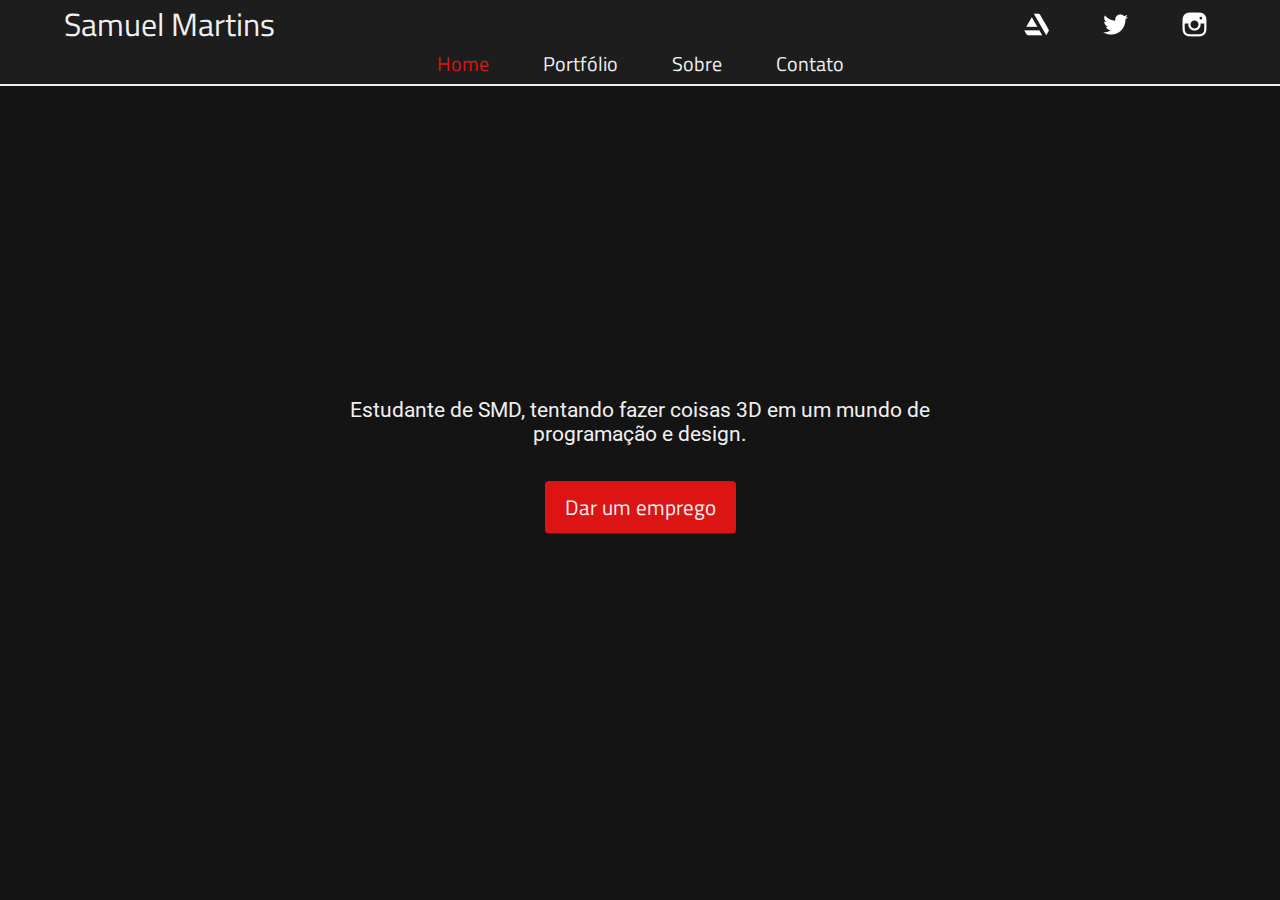
<file: index.html>
<!DOCTYPE html>
<html lang="pt-br">

<head>
	<title>Samuel Martins</title>
	<meta charset="utf-8">
	<link rel="stylesheet" type="text/css" href="estilo.css">
	<script src="javascript.js"></script>

	<link href="https://fonts.googleapis.com/css?family=Titillium+Web" rel="stylesheet">
	<link href="https://fonts.googleapis.com/css?family=Roboto" rel="stylesheet">
</head>


<body>	
	<header>
			<nav class="logo">
				Samuel Martins
			</nav>

			<div class="menus">
				<ul>
					<li><a  id="pagina-atual" href="index.html">Home</a></li>
					<li><a  href="portfolio.html">Portfólio</a></li>
					<li><a  href="about.html">Sobre</a></li>
					<li><a  href="contact.html">Contato</a></li>
				</ul>
			</div>

			<div class="icones">
				<ul>
					<li><a  href="https://www.artstation.com/samuelmartins"><img onmouseover = "mudarIcone1(IconeArtstation)" onmouseout= "mudarIcone2(IconeArtstation)" id="IconeArtstation" src="images/artstationlogo.png" alt="ArtStation"></a></li>
					<li><a  href="https://twitter.com/SamOMartins"><img onmouseover = "mudarIcone1(IconeTwitter)" onmouseout= "mudarIcone2(IconeTwitter)" id="IconeTwitter" src="images/twitterlogo.png" alt="Twitter"></a></li>	
					<li><a  href="https://www.instagram.com/samomartins/"><img onmouseover = "mudarIcone1(IconeInstagram)" onmouseout= "mudarIcone2(IconeInstagram)" id="IconeInstagram"  src="images/instagramlogo.png" alt="instagram"></a></li>
				</ul>	
			</div>

	</header>


	<main>
		<div class="pagina-home">
			<p>Estudante de SMD, tentando fazer coisas 3D em um mundo de programação e design.</p>
		<br/>
			<a href="contact.html">Dar um emprego</a>
		</div>
	</main>

</body>
</html>
</file>
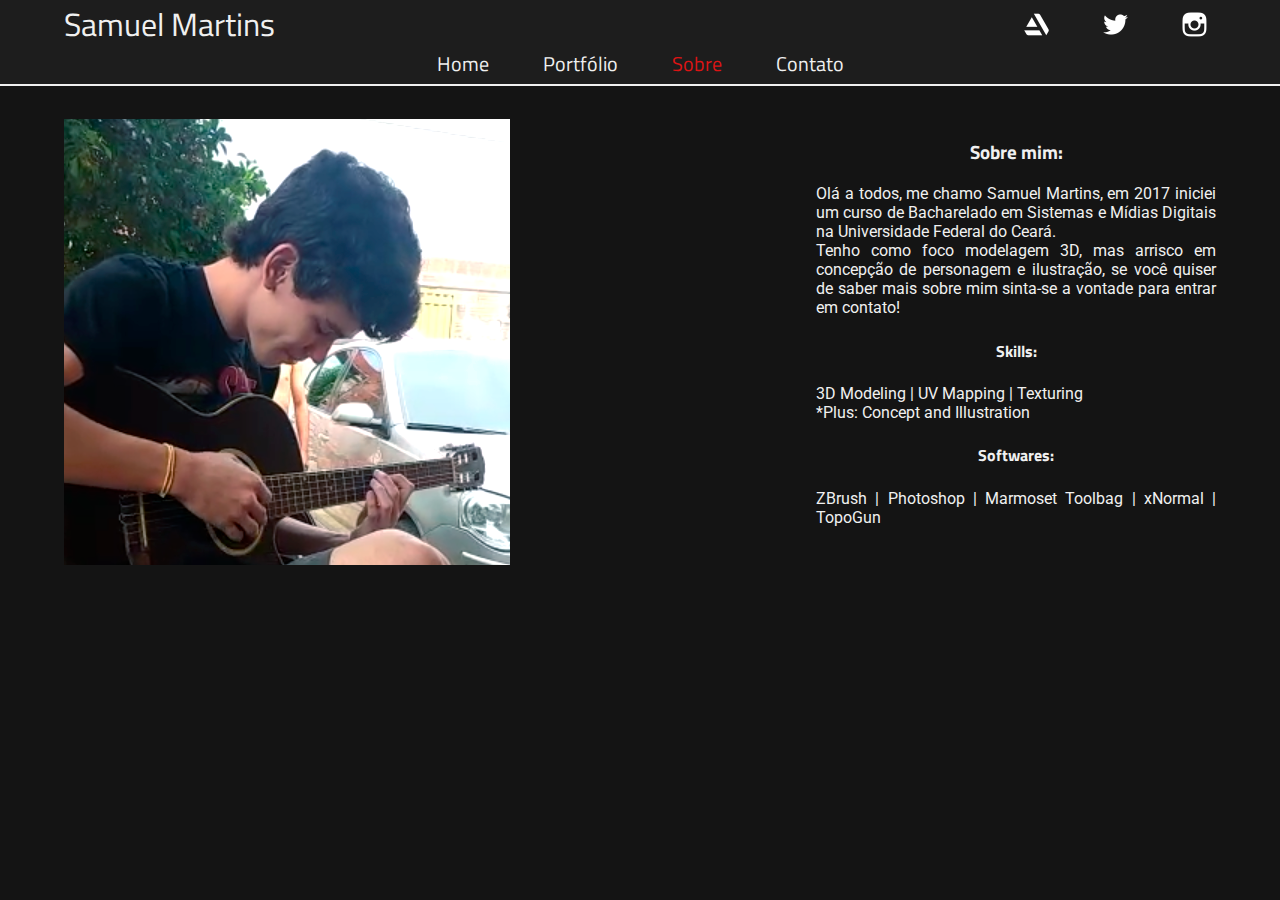
<file: about.html>
<!DOCTYPE html>
<html lang="pt-br">

<head>
	<title>Samuel Martins</title>
	<meta charset="utf-8">
	<link rel="stylesheet" type="text/css" href="estilo.css">
	<script src="javascript.js"></script>

	<link href="https://fonts.googleapis.com/css?family=Titillium+Web" rel="stylesheet">
	<link href="https://fonts.googleapis.com/css?family=Roboto" rel="stylesheet">
</head>


<body>	
	<header>
			<nav class="logo">
				Samuel Martins
			</nav>

			<div class="menus">
				<ul>
					<li><a  href="index.html">Home</a></li>
					<li><a  href="portfolio.html">Portfólio</a></li>
					<li><a  id="pagina-atual" href="about.html">Sobre</a></li>
					<li><a  href="contact.html">Contato</a></li>
				</ul>
			</div>

			<div class="icones">
				<ul>
					<li><a  href="https://www.artstation.com/samuelmartins"><img onmouseover = "mudarIcone1(IconeArtstation)" onmouseout= "mudarIcone2(IconeArtstation)" id="IconeArtstation" src="images/artstationlogo.png" alt="ArtStation"></a></li>
					<li><a  href="https://twitter.com/SamOMartins"><img onmouseover = "mudarIcone1(IconeTwitter)" onmouseout= "mudarIcone2(IconeTwitter)" id="IconeTwitter" src="images/twitterlogo.png" alt="Twitter"></a></li>	
					<li><a  href="https://www.instagram.com/samomartins/"><img onmouseover = "mudarIcone1(IconeInstagram)" onmouseout= "mudarIcone2(IconeInstagram)" id="IconeInstagram"  src="images/instagramlogo.png" alt="instagram"></a></li>
				</ul>	
			</div>

	</header>

	<main>		
		<div class="flex-container">

			<div class="flex-item-sobre">
			  <img src="images/imagesobre.png" alt="Sobre" class="flex-image3">
			</div>

			<div class="flex-item-sobre">
				<h3>Sobre mim:</h3>
				<p>Olá a todos, me chamo Samuel Martins, em 2017 iniciei um curso de Bacharelado em Sistemas e Mídias Digitais na Universidade Federal do Ceará.<br>
				Tenho como foco modelagem 3D, mas arrisco em concepção de personagem e ilustração, se você quiser de saber mais sobre mim sinta-se a vontade para entrar em contato!</p>

				<h4>Skills:</h4>
				<p>3D Modeling | UV Mapping | Texturing<br>
				*Plus: Concept and Illustration</p>

				<h4>Softwares:</h4>
				<p>ZBrush | Photoshop | Marmoset Toolbag | xNormal | TopoGun</p>
			</div>
			
		</div>

	</main>
</body>

</html>
</file>
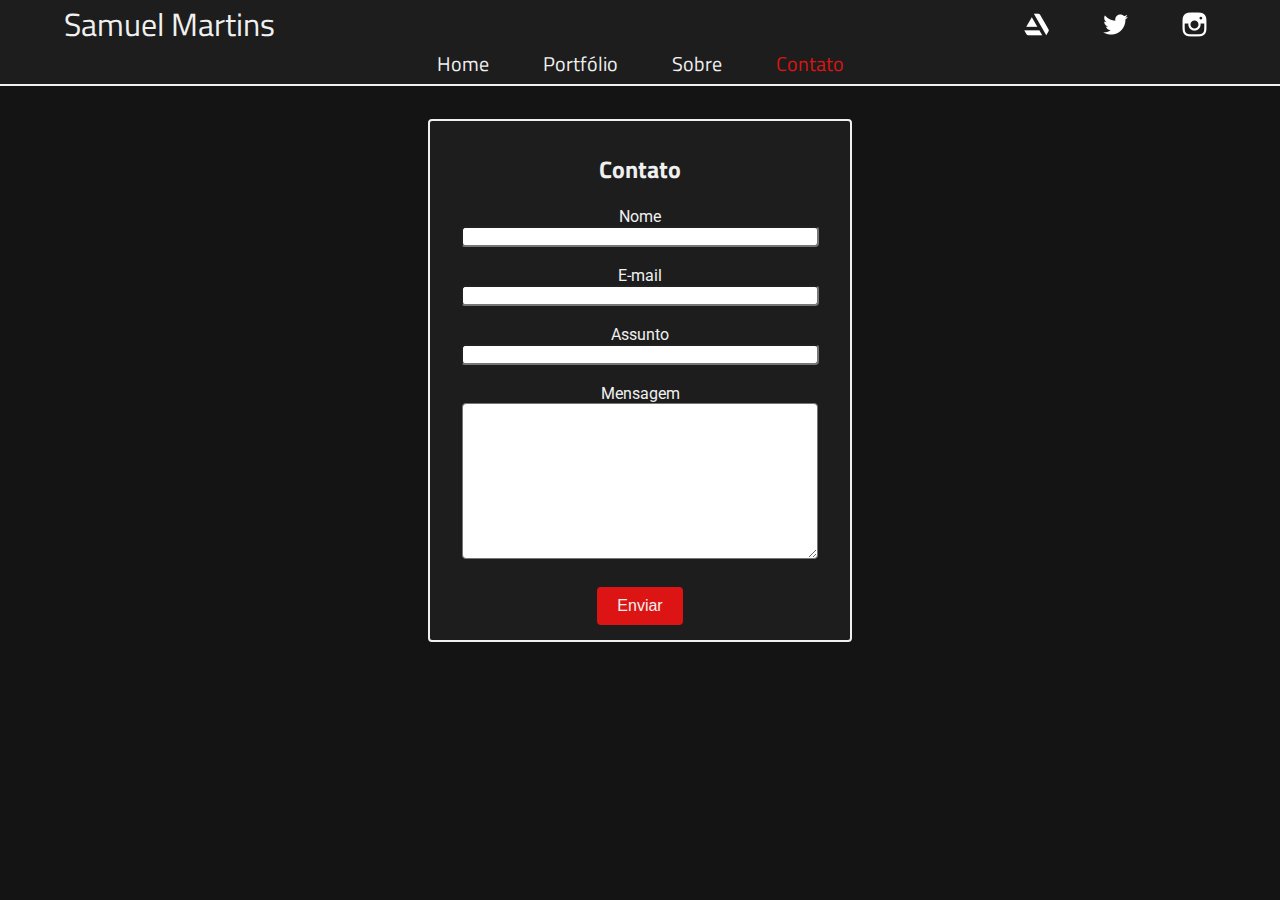
<file: contact.html>
<!DOCTYPE html>
<html lang="pt-br">

<head>
	<title>Samuel Martins</title>
	<meta charset="utf-8">
	<link rel="stylesheet" type="text/css" href="estilo.css">
	<script src="javascript.js"></script>

	<link href="https://fonts.googleapis.com/css?family=Titillium+Web" rel="stylesheet">
	<link href="https://fonts.googleapis.com/css?family=Roboto" rel="stylesheet">
</head>


<body>	
	<header>
			<nav class="logo">
				Samuel Martins
			</nav>

			<div class="menus">
				<ul>
					<li><a  href="index.html">Home</a></li>
					<li><a  href="portfolio.html">Portfólio</a></li>
					<li><a  href="about.html">Sobre</a></li>
					<li><a  id="pagina-atual" href="contact.html">Contato</a></li>
				</ul>
			</div>

			<div class="icones">
				<ul>
					<li><a  href="https://www.artstation.com/samuelmartins"><img onmouseover = "mudarIcone1(IconeArtstation)" onmouseout= "mudarIcone2(IconeArtstation)" id="IconeArtstation" src="images/artstationlogo.png" alt="ArtStation"></a></li>
					<li><a  href="https://twitter.com/SamOMartins"><img onmouseover = "mudarIcone1(IconeTwitter)" onmouseout= "mudarIcone2(IconeTwitter)" id="IconeTwitter" src="images/twitterlogo.png" alt="Twitter"></a></li>	
					<li><a  href="https://www.instagram.com/samomartins/"><img onmouseover = "mudarIcone1(IconeInstagram)" onmouseout= "mudarIcone2(IconeInstagram)" id="IconeInstagram"  src="images/instagramlogo.png" alt="instagram"></a></li>
				</ul>	
			</div>

	</header>


	<main>
			<div class="flex-item-contato">
				<form>
					<h2>Contato</h2>

					<label for="nome">Nome</label><br>
					<input id="nome" type="text" name="nome"><br><br>

					<label for="email">E-mail</label><br>
					<input id="email" type="email" name="email"><br><br>

					<label for="assunto">Assunto</label><br>
					<input id="assunto" type="text" name="assunto"><br><br>

					<label for="mensagem">Mensagem</label><br>
					<textarea id="mensagem" name="mensagem"></textarea><br><br>

					<button>Enviar</button>
				</form>
			</div>
	</main>
</body>

</html>
</file>
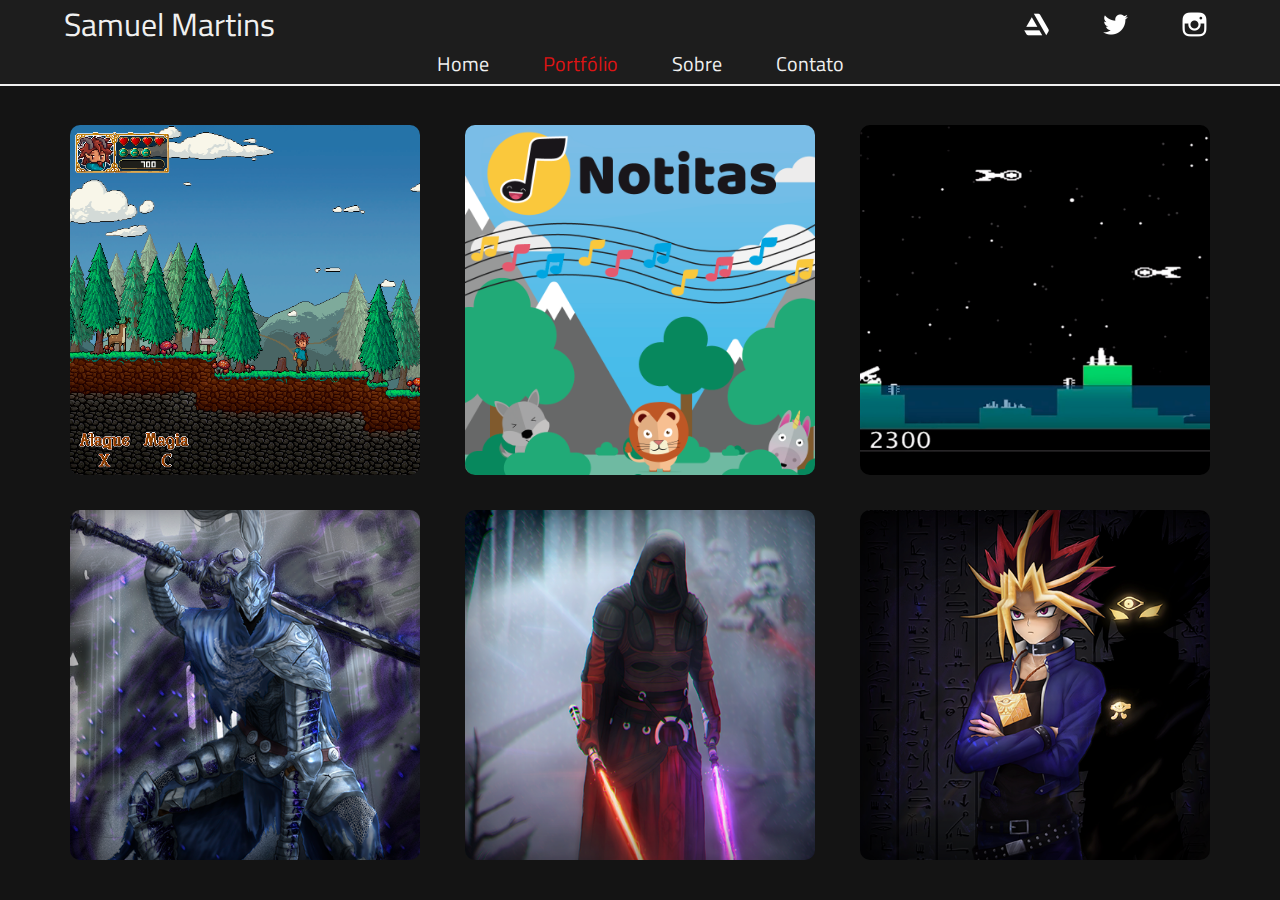
<file: portfolio.html>
<!DOCTYPE html>
<html lang="pt-br">

<head>
	<title>Samuel Martins</title>
	<meta charset="utf-8">
	<link rel="stylesheet" type="text/css" href="estilo.css">
	<script src="javascript.js"></script>

	<link href="https://fonts.googleapis.com/css?family=Titillium+Web" rel="stylesheet">
	<link href="https://fonts.googleapis.com/css?family=Roboto" rel="stylesheet">
</head>


<body>	
	<header>
			<nav class="logo">
				Samuel Martins
			</nav>

			<div class="menus">
				<ul>
					<li><a  href="index.html">Home</a></li>
					<li><a  id="pagina-atual" href="portfolio.html">Portfólio</a></li>
					<li><a  href="about.html">Sobre</a></li>
					<li><a  href="contact.html">Contato</a></li>
				</ul>
			</div>

			<div class="icones">
				<ul>
					<li><a  href="https://www.artstation.com/samuelmartins"><img onmouseover = "mudarIcone1(IconeArtstation)" onmouseout= "mudarIcone2(IconeArtstation)" id="IconeArtstation" src="images/artstationlogo.png" alt="ArtStation"></a></li>
					<li><a  href="https://twitter.com/SamOMartins"><img onmouseover = "mudarIcone1(IconeTwitter)" onmouseout= "mudarIcone2(IconeTwitter)" id="IconeTwitter" src="images/twitterlogo.png" alt="Twitter"></a></li>	
					<li><a  href="https://www.instagram.com/samomartins/"><img onmouseover = "mudarIcone1(IconeInstagram)" onmouseout= "mudarIcone2(IconeInstagram)" id="IconeInstagram"  src="images/instagramlogo.png" alt="instagram"></a></li>
				</ul>	
			</div>

	</header>


	<main>
		<div class="flex-container">

			<div class="flex-item">
			  <img src="images/imagesatyr.png" alt="Satyr" class="flex-image">
			  <div class="flex-overlay">
			    <div class="flex-text">
					<h2>SATYR</h2>
					<p>Satyr foi um jogo em Pixel Art produzido durante o primeiro semestre do curso de Sistemas e Mídias Digitais da UFC.</p>
			    </div>
			  </div>
			</div>

			<div class="flex-item">
			  <img src="images/imagenotitas.png" alt="Notitas" class="flex-image">
			  <div class="flex-overlay">
			    <div class="flex-text">
					<h2>NOTITAS</h2>
					<p>Notitas foi uma aplicação web, feita durante o segundo semestre, desenvolvida para auxiliar crianças nas aulas de música.</p>
			    </div>
			  </div>
			</div>

			<div class="flex-item">
			  <img src="images/imageatlantis.png" alt="Atlantis" class="flex-image">
			  <div class="flex-overlay">
			    <div class="flex-text">
					<h2>ATLANTIS</h2>
					<p>Este foi um projeto feito na disciplina de MAMI na UFC, era necessário recriar um jogo da segunda geração de consoles.</p>
			    </div>
			  </div>
			</div>

			<div class="flex-item">
			  <img src="images/imageextra1.png" alt="Desenho1" class="flex-image">
			  <div class="flex-overlay">
			    <div class="flex-text">
					<h2>ARTORIAS</h2>
					<p>Artorias da trilogia de jogos Dark Souls, desenho feito em 2016, usando Photoshop.</p>
			    </div>
			  </div>
			</div>			

			<div class="flex-item">
			  <img src="images/imageextra2.png" alt="Desenho2" class="flex-image">
			  <div class="flex-overlay">
			    <div class="flex-text">
					<h2>DARTH REVAN</h2>
					<p>Darth Revan da saga Star Wars, feito em 2015, usando Photoshop.</p>
			    </div>
			  </div>
			</div>

			<div class="flex-item">
			  <img src="images/imageextra3.png" alt="Desenho3" class="flex-image">
			  <div class="flex-overlay">
			    <div class="flex-text">
					<h2>YAMI YUGI</h2>
					<p>Yami do anime Yu-Gi-Oh!, desenho feito em 2016, usando Photoshop.</p>
			    </div>
			  </div>
			</div>

		</div>
	</main>
</body>
</html>
</file>
<file: estilo.css>
﻿:root {
	--color-text: #f0f0f0;
	--color-active: #dc1414;
	--color-BackHeader: #1d1d1d;
	--color-BackGround: #141414;
}

/*------------------------------*/
.logo{
	background: var(--color-BackHeader);
}

.menus{	
	padding-bottom: 5px;
	background: var(--color-BackHeader);
	border-bottom: 2px solid #f0f0f0;
}

body{
	margin: 0px;
	background: var(--color-BackGround);

	font-family: 'Roboto', sans-serif;
	color: var(--color-text);
}

a{
	text-decoration: none;
}

p{
	text-align: justify;
}

h1, h2, h3, h4, a{
 	font-family: 'Titillium Web', sans-serif;
	color: var(--color-text);
}


/*-------------------- Cabeçalho -------------------*/
header .logo{
 	font-family: 'Titillium Web', sans-serif;
	padding-left: 5%;
 	font-size: 2rem;
}

/* aqui afeta a lista de menus */
header ul{
	text-align: center;
	padding: 0px;
	margin: 0px;
}

header li {
	display: inline;
	margin-right: 25px;
	margin-left: 25px;
	font-size: 1.25rem;
}

header ul a{
	transition: 0.3s ease;
}

header ul a:hover{
	transition: 0.3s ease;
	color: var(--color-active);
}

header ul #pagina-atual{
	color: var(--color-active);
}

/*--------------------- ICONES -----------------------*/
header .icones{
    position: relative;
	display: flex;

    justify-content: flex-end;

	padding-right: 5.7%;
    top: -74px;
}

header .icones img{
    width: 25px;
	margin-right: -25px;
	margin-left: 25px;
}

/*--------------------- Corpo -----------------------*/
main{
	margin: auto;
	padding-left: 5%;
	padding-right: 5%;
}

.flex-container{
	display: flex;
	justify-content: space-between;
	flex-wrap: wrap;	
}


/*---------- PAGINA HOME ----------*/

.pagina-home{
	text-align: center;
	font-size: 1.30em;
	
    margin: 0;
    position: absolute;
    top: 50%;
    left: 50%;
    transform: translate(-50%, -50%);
}

.pagina-home p{
	text-align: center;
}

.pagina-home a{
	padding: 5px 15px;

	border: 5px solid var(--color-active);
	border-radius: 4px;

	color: var(--color-text);
	background-color: var(--color-active);
}


/*---------- PAGINA PORTFOLIO ----------*/
.flex-item {
	position: relative;
	width: 350px;
	height: 100%;
	margin: 0.5%;
	margin-bottom: 2.6%;
	text-align: center;
}

.flex-image {
	display: block;
	width: 100%;
	height: auto;
	border-radius: 10px;
}

.flex-overlay {
	position: absolute;
	top: 0;
	bottom: 0;
	left: 0;
	right: 0;
	opacity: 0;
	transition: 0.5s ease;
	border-radius: 10px;
	background-color: var(--color-active);
}

.flex-text {
	color: var(--color-text);
	font-size: 1.20em;
	position: absolute; 
	left: 7.5%;
	right: 7.5%;
	transform: translate(0%, 20%);
}

.flex-item:hover .flex-overlay {
  opacity: 0.85;
}

/*---------- PAGINA SOBRE ----------*/
.flex-item-sobre {
	position: relative;
	width: 400px;
	height: 100%;
	text-align: center;
}

/*---------- PAGINA CONTATO ----------*/

.flex-item-contato {
	text-align: center;
}

.flex-item-contato label{
	font-size: 1.0rem;
}

input, textarea{
	width: 350px;
    border-radius: 4px;
}

textarea{
	height: 150px;
}

.flex-item-contato form {
	margin: auto;
	padding: 10px;
	max-width: 400px;

	background-color: var(--color-BackHeader);
	border: 2px solid #f0f0f0;
	border-radius: 4px;
}

.flex-item-contato button {
	padding: 5px 15px;
	margin: 5px;

	border: 5px solid var(--color-active);
	border-radius: 4px;

	font-size: 1.0rem;
	color: var(--color-text);
	background-color: var(--color-active);
}
</file>
